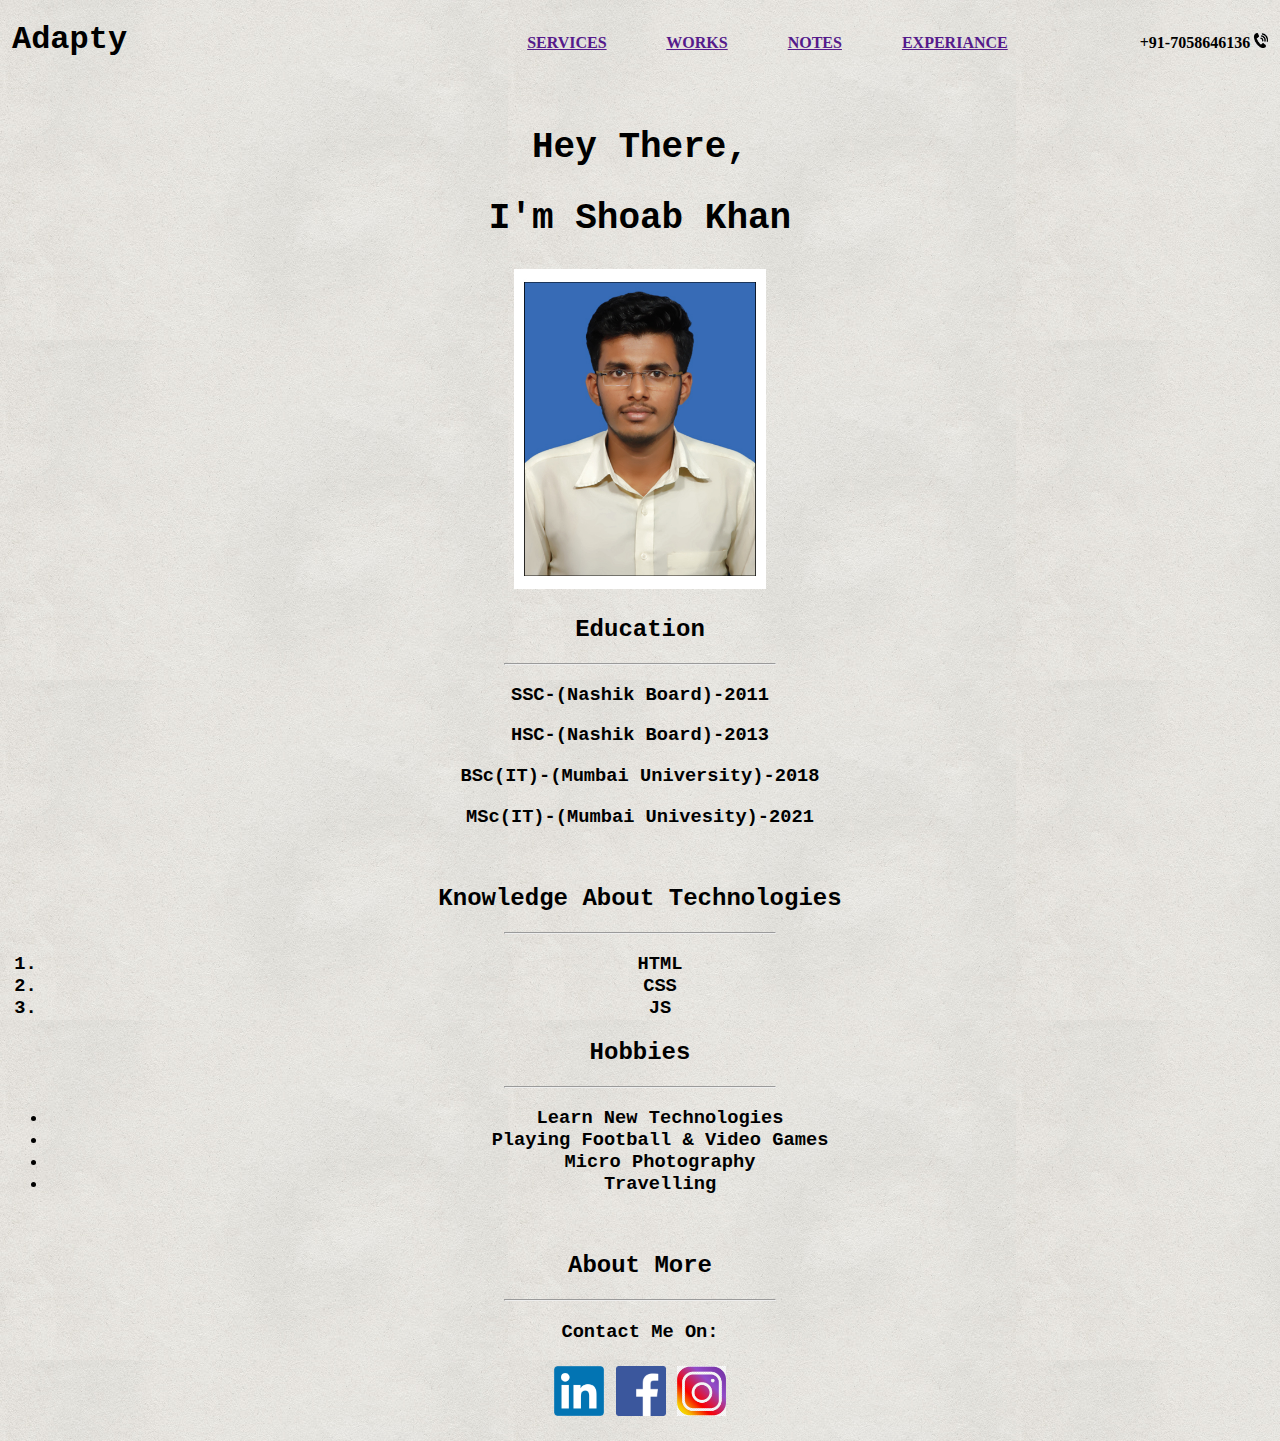
<file: Assignment-1/index.html>
<!DOCTYPE html>
<html lang="en">
<head>
    <meta charset="UTF-8">
    <meta http-equiv="X-UA-Compatible" content="IE=edge">
    <meta name="viewport" content="width=device-width, initial-scale=1.0">
    <title>Assignment</title>
</head>
<body background="bg.jpg">
    <h4 align="center">
        <font face="cizel"><font face="Courier " size="6px"> Adapty</font>&nbsp;&nbsp;&nbsp;&nbsp;&nbsp;&nbsp;&nbsp;&nbsp;&nbsp;&nbsp;&nbsp;&nbsp;&nbsp;&nbsp;&nbsp;&nbsp;&nbsp;&nbsp;&nbsp;&nbsp;&nbsp;&nbsp;&nbsp;&nbsp;&nbsp;&nbsp;&nbsp;&nbsp;&nbsp;&nbsp;&nbsp;&nbsp;&nbsp;&nbsp;&nbsp;&nbsp;&nbsp;&nbsp;&nbsp;&nbsp;&nbsp;&nbsp;&nbsp;&nbsp;&nbsp;&nbsp;&nbsp;&nbsp;&nbsp;&nbsp;&nbsp;&nbsp;&nbsp;&nbsp;&nbsp;&nbsp;&nbsp;&nbsp;&nbsp;&nbsp;&nbsp;&nbsp;&nbsp;&nbsp;&nbsp;&nbsp;&nbsp;&nbsp;&nbsp;&nbsp;&nbsp;&nbsp;&nbsp;&nbsp;&nbsp;&nbsp;&nbsp;&nbsp;&nbsp;&nbsp;&nbsp;&nbsp;&nbsp;&nbsp;&nbsp;&nbsp;&nbsp;&nbsp;&nbsp;&nbsp;&nbsp;&nbsp;&nbsp;&nbsp;&nbsp;&nbsp;&nbsp;&nbsp;&nbsp;
        <a href="">SERVICES</a>&nbsp;&nbsp;&nbsp;&nbsp;&nbsp;&nbsp;&nbsp;&nbsp;&nbsp;&nbsp;&nbsp;&nbsp;&nbsp;&nbsp;
        <a href="">WORKS</a>&nbsp;&nbsp;&nbsp;&nbsp;&nbsp;&nbsp;&nbsp;&nbsp;&nbsp;&nbsp;&nbsp;&nbsp;&nbsp;&nbsp;
        <a href="">NOTES</a>&nbsp;&nbsp;&nbsp;&nbsp;&nbsp;&nbsp;&nbsp;&nbsp;&nbsp;&nbsp;&nbsp;&nbsp;&nbsp;&nbsp;
        <a href="">EXPERIANCE</a>&nbsp;&nbsp;&nbsp;&nbsp;&nbsp;&nbsp;&nbsp;&nbsp;&nbsp;&nbsp;&nbsp;&nbsp;&nbsp;&nbsp;&nbsp;&nbsp;&nbsp;&nbsp;&nbsp;&nbsp;&nbsp;&nbsp;&nbsp;&nbsp;&nbsp;&nbsp;&nbsp;&nbsp;&nbsp;&nbsp;&nbsp;&nbsp;
        +91-7058646136 <img src="phone.jpg" height="15px">
        </font><br>
       

    </h4><br>
    <h2 align="center"> <font face="Courier"> 
        <h2>Hey There,</h2>
     <h2>I'm Shoab Khan</h2>
 
 <img src="32.jpg" alt="" height="320px">
</h2>
<h2 align="center">Education
</h2>
<hr width="270px">
<h3 align="center">SSC-(Nashik Board)-2011</h3>
<h3 align="center">HSC-(Nashik Board)-2013</h3>
<h3 align="center">BSc(IT)-(Mumbai University)-2018</h3>
<h3 align="center">MSc(IT)-(Mumbai Univesity)-2021</h3><br>
<h2 align="center">Knowledge About Technologies
</h2>
<hr width="270px">
<h3 align="center"><ol>
<li>HTML</li>
<li>CSS</li>
<li>JS</li>
</ol></h3>

<h2 align="center">Hobbies
</h2>
<hr width="270px">
<h3 align="center"><ul>
    <li>Learn New Technologies</li>
<li>Playing Football & Video Games</li>
<li>Micro Photography</li>
<li>Travelling</li>
</ul></h3><br>
<h2 align="center">About More
</h2>
<hr width="270px">
<h3 align="center">Contact Me On:<br><br>
    <img src="link.png" height="50px">&nbsp;<img src="fb.png" height="50px">&nbsp;<img src="insta.jpg" height="50px">

</font >
</body>
</html>
</file>
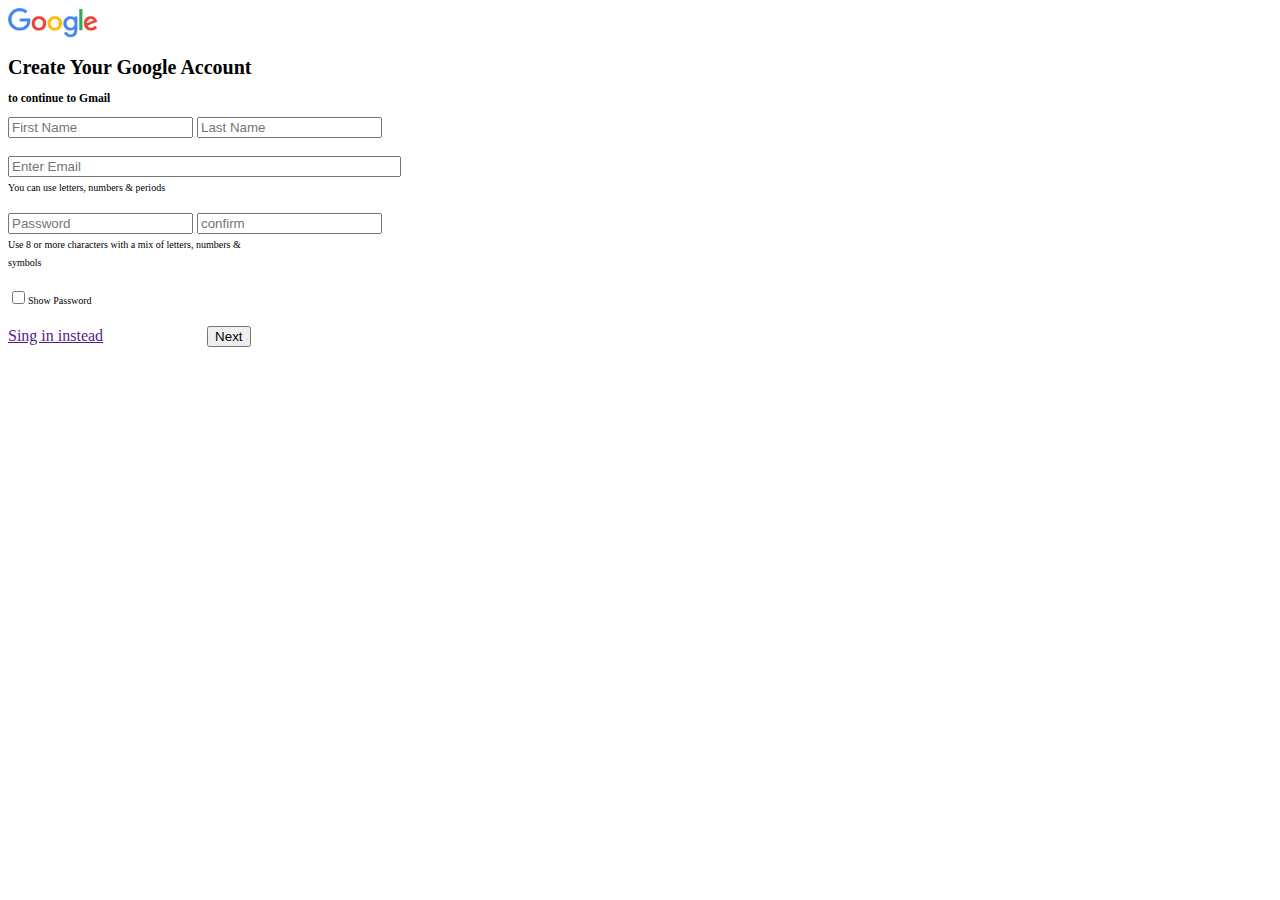
<file: Assignment-2/index.html>
<!DOCTYPE html>
<html lang="en">
<head>
    <meta charset="UTF-8">
    <meta http-equiv="X-UA-Compatible" content="IE=edge">
    <meta name="viewport" content="width=device-width, initial-scale=1.0">
    <title>Form</title>
</head>
<body>
   <img src="google.png" width="90px"> 
   <font size="1px" face="cursive"><h1>Create Your Google Account</h1>
   <h3>to continue to Gmail</h3></font>
    <form action="" method="post">
            <input type="text" name="first name" id="" placeholder="First Name" >
            <input type="text" name="Last name" id="" placeholder="Last Name" ><br><br></font>
            <input type="email" name="email" id="" placeholder="Enter Email" size="46"><br><font size="1px" face="cursive">You can use letters, numbers & periods</font><br><br>
            <input type="password" name="password" id="" placeholder="Password" min="8">
            <input type="password" name="confirm" id="" placeholder="confirm" min="8"><br>
            <font size="1px" face="cursive">Use 8 or more characters with a mix of letters, numbers & <br>symbols <br><br>
            <input type="checkbox" name="" id="">Show Password</font><br><br>
            <a href="">Sing in instead</a>&nbsp;&nbsp;&nbsp;&nbsp;&nbsp;&nbsp;&nbsp;&nbsp;&nbsp;&nbsp;&nbsp;&nbsp;&nbsp;&nbsp;&nbsp;&nbsp;&nbsp;&nbsp;&nbsp;&nbsp;&nbsp;&nbsp;&nbsp;&nbsp;&nbsp;
            <button type="submit" > Next</button>
        </font>


    </form>
</body>
</html>
</file>
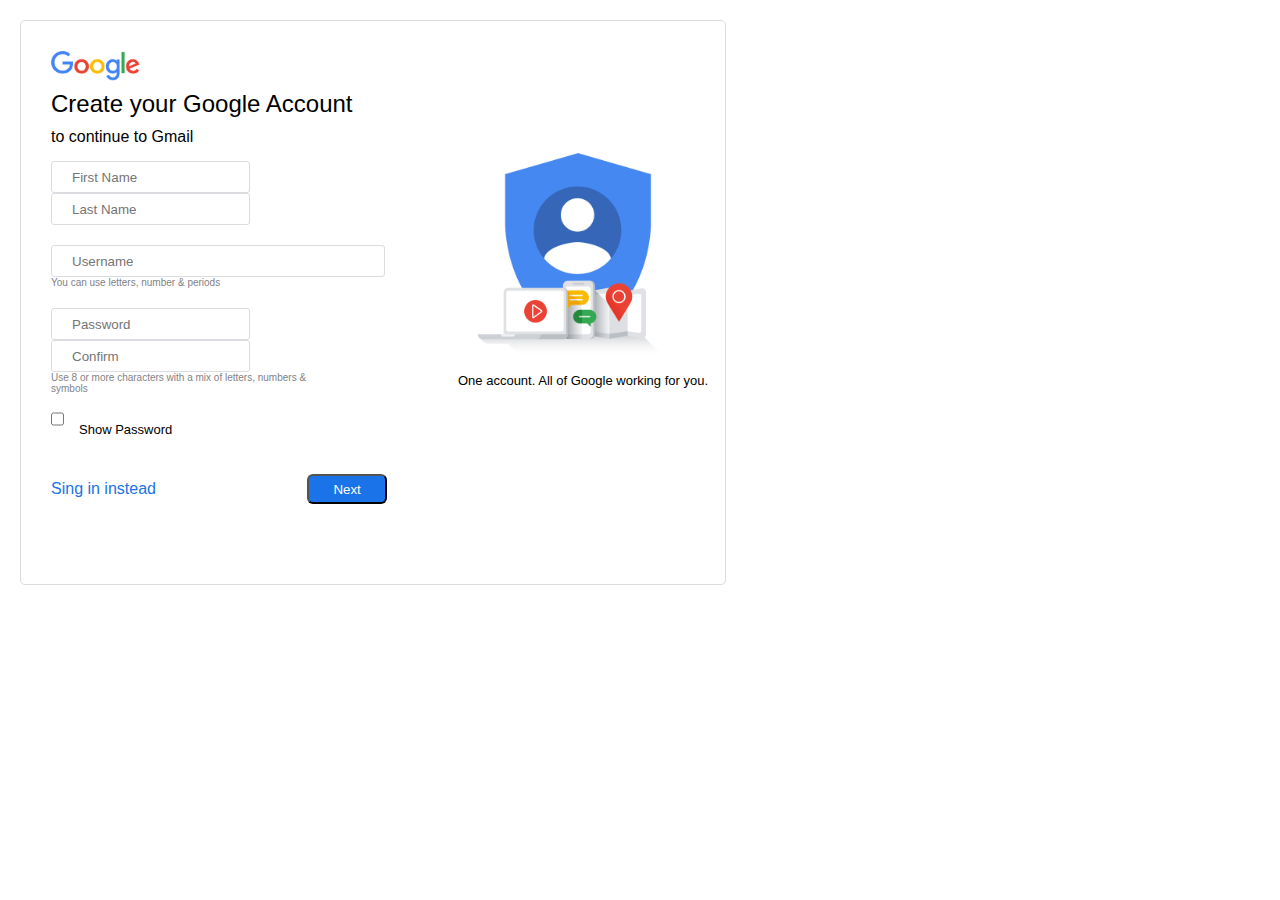
<file: Assignment-3/index.html>
<!DOCTYPE html>
<html lang="en">
<head>
    <meta charset="UTF-8">
    <meta http-equiv="X-UA-Compatible" content="IE=edge">
    <meta name="viewport" content="width=device-width, initial-scale=1.0">
    <link rel="stylesheet" href="style.css">
    <title>Document</title>
</head>
<body>
    <div class="container">
        <div class="form">
            <div class="logo">
                <img src="google.png" >
            </div>
                <div class="heading">
                    <h2>Create your Google Account</h2>
                    <h4>to continue to Gmail</h4>
                </div>
                <div class="name">
                    <input type="text" name="first-name" placeholder="First Name">
                    <input type="text" name="last-name" placeholder="Last Name ">
                </div>
                <div class="mail"><input type="email" name="mail" placeholder="Username"></div>
                <p>You can use letters, number & periods</p>
                <div class="password">
                    <input type="password" name="password" placeholder="Password">
                    <input type="password" name="confirm" placeholder="Confirm">
                </div>
                <p>Use 8 or more characters with a mix of letters, numbers & <br> symbols</p>
                <input type="checkbox" name="" id="" ><span class="checkbox">Show Password</span><br><br><br>
                <a href="">Sing in instead</a>&nbsp;&nbsp;&nbsp;&nbsp;&nbsp;&nbsp;&nbsp;&nbsp;&nbsp;&nbsp;&nbsp;&nbsp;&nbsp;&nbsp;&nbsp;&nbsp;&nbsp;&nbsp;&nbsp;&nbsp;&nbsp;&nbsp;&nbsp;&nbsp;&nbsp;&nbsp;&nbsp;&nbsp;&nbsp;&nbsp;&nbsp;&nbsp;&nbsp;
                <button>Next</button>

                  
        </div>
        <div class="side">
            <img src="side.jpg" class="side">
            <span class="end">One account. All of Google working for you.</span>
        </div>
            
        
    </div>
    
</body>
</html>
</file>
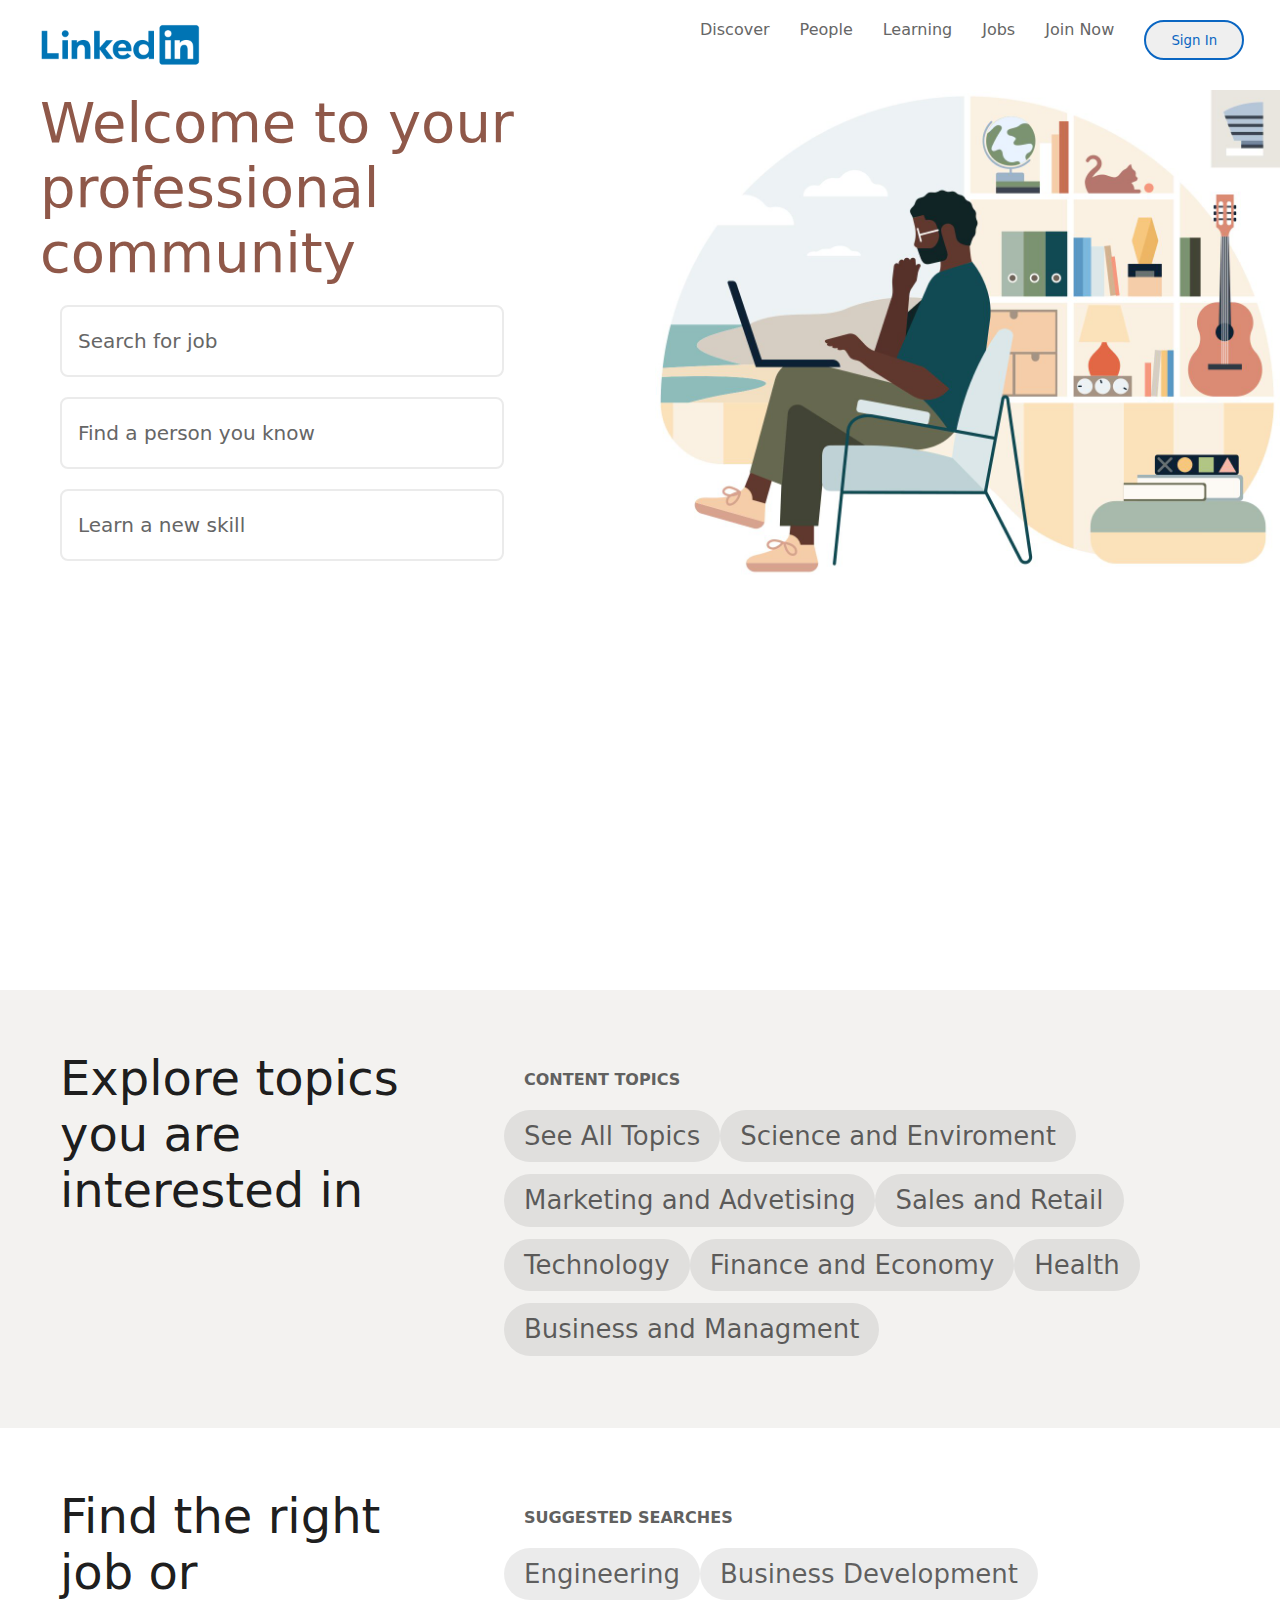
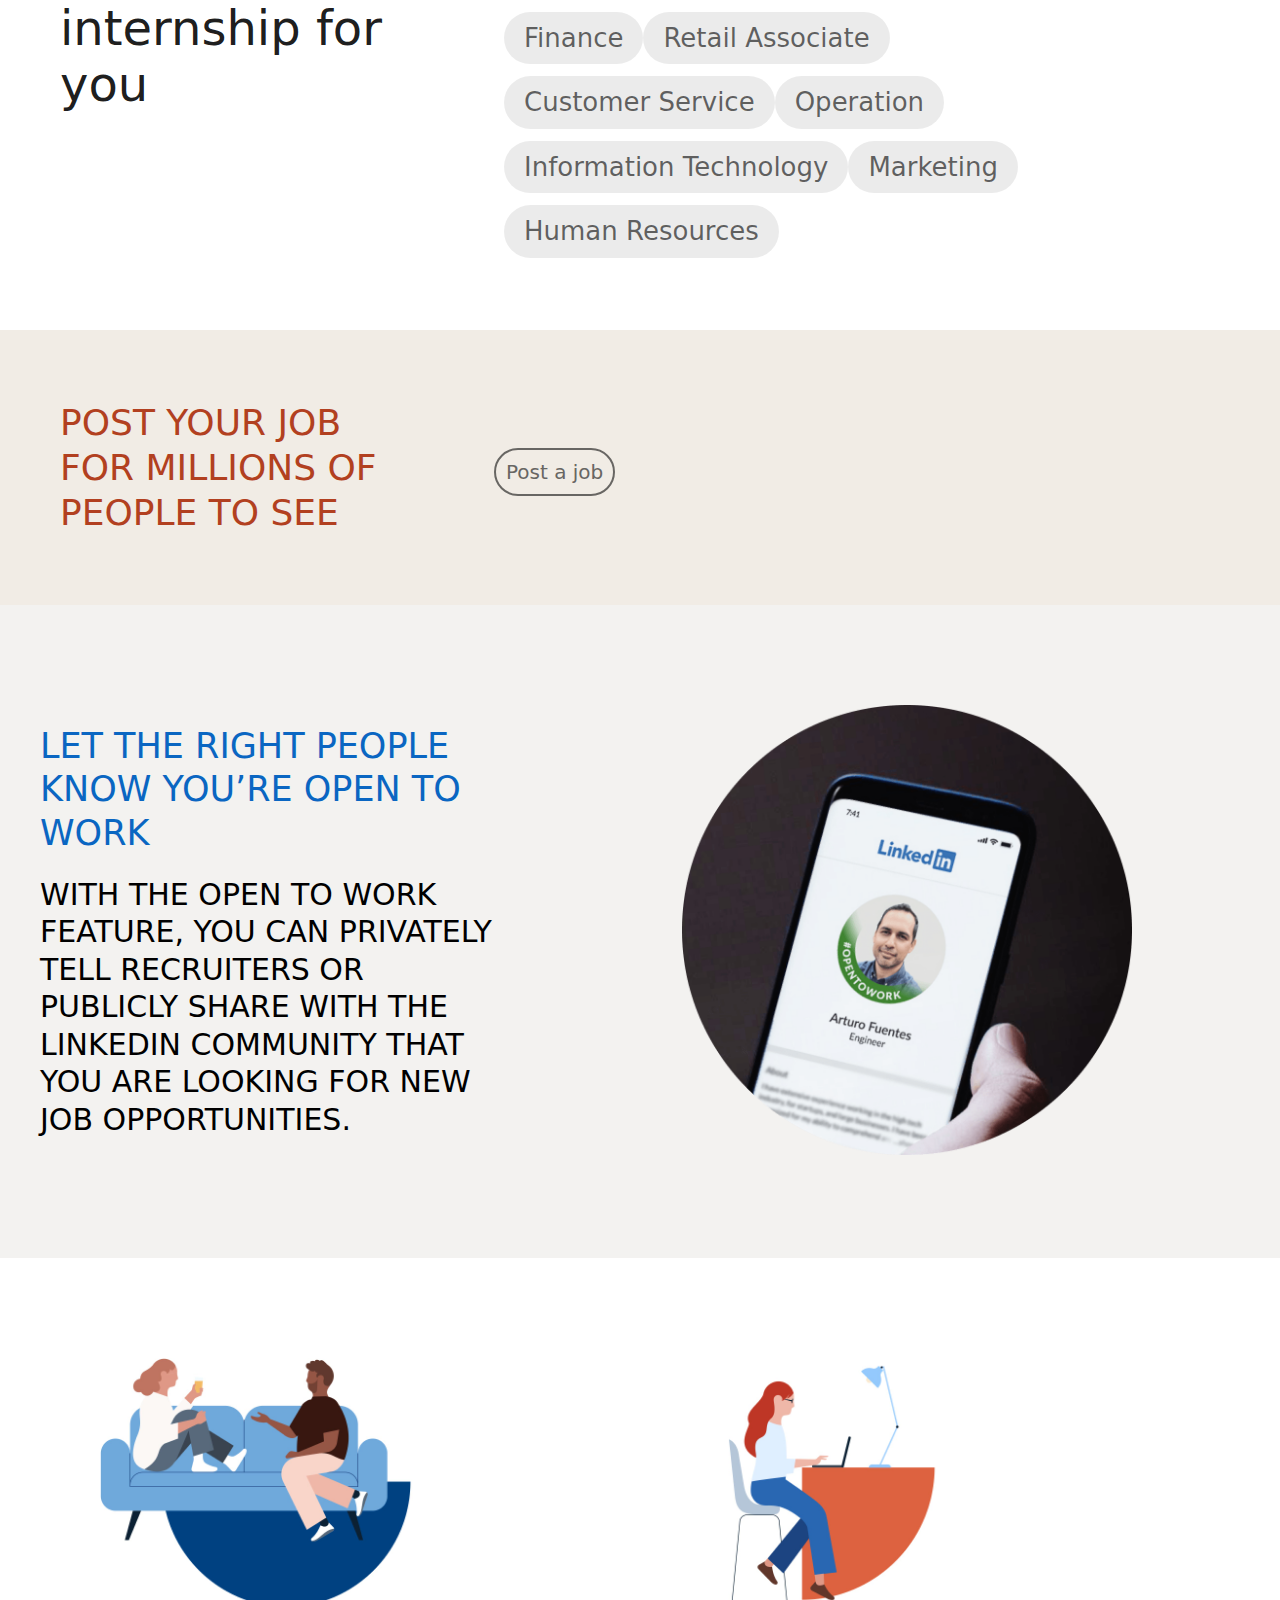
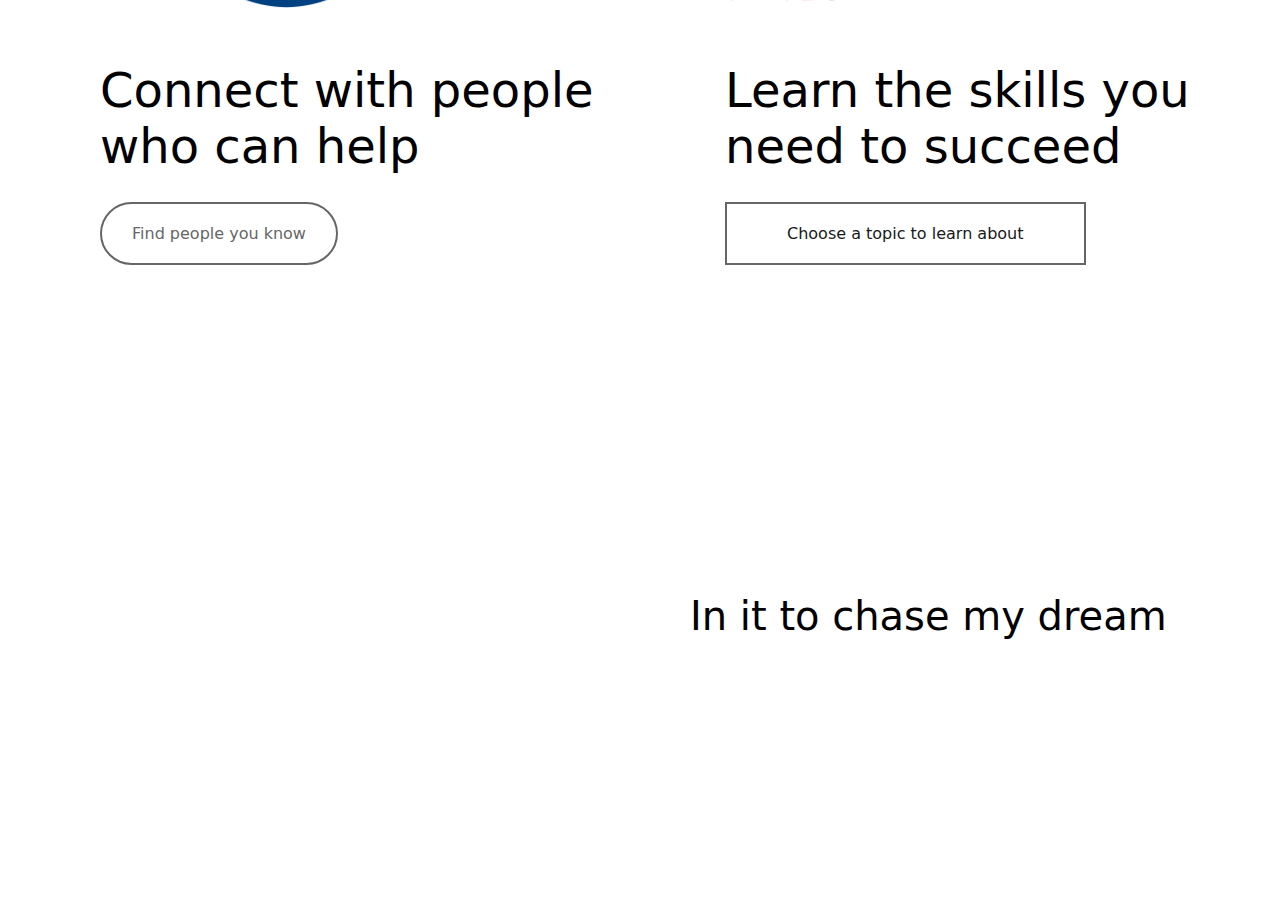
<file: Assignment-4/index.html>
<!DOCTYPE html>
<html lang="en">
<head>
    <meta charset="UTF-8">
    <meta http-equiv="X-UA-Compatible" content="IE=edge">
    <meta name="viewport" content="width=device-width, initial-scale=1.0">
    <link rel="stylesheet" href="style.css">
    <title>Linkdin</title>
</head>
<body>
    
        <nav class="top-nav">
            <img src="logo.png" class="logo">
           <ul class="top-nav-list">
               <li> 
                 <a href="#">Discover</a>
               </li>
               <li> 
                <a href="#">People</a>
              </li>
              <li> 
                <a href="#">Learning</a>
              </li>
              <li> 
                <a href ="#">Jobs</a>
              </li>
              <li> 
                <a href ="#">Join Now</a>
              </li>
              <button class="bttn"> Sign In</button>
           </ul>
           
            
        </nav>
        <div class="main">
            <div class="section-one">
                <h1 class="heading">Welcome to your professional community</h1>
                <div class="secone">
                    <a href="">Search for job</a>
                </div>
                <div class="secone">
                    <a href="">Find a person you know</a>
                </div>
                <div class="secone">
                    <a href="">Learn a new skill</a>
                </div>

            
            </div>
            <div class="section-two">
                <img src="community.jpg" class="community">
            </div>
            </div>
            <div class="middle">
             <div class="midsecone">
                <h2>Explore topics you are interested in</h2>
 
             </div>
             <div class="midsectwo">
                <h2>Content Topics</h2>
                <ul class="topic-head">
                    <li class="topic-list">
                        <a href="#" class="topics">See All Topics</a>
                    </li<li>
                        <a href="#" class="topics">Science and Enviroment</a>
                    </li>
                    <li>
                        <a href="#" class="topics">Marketing and Advetising</a>
                    </li><li>
                        <a href="#" class="topics">Sales and Retail</a>
                    </li><li>
                        <a href="#" class="topics">Technology</a>
                    </li><li>
                        <a href="#" class="topics">Finance and Economy  </a>
                    </li><li>
                        <a href="#" class="topics">Health</a>
                    </li><li>
                        <a href="#" class="topics">Business and Managment</a>
                    </li>
                    
                </ul>
             </div>
            </div>
            <div class="middle-two">
                <div class="midtwo-secone">
                   <h2>Find the right job or internship for you</h2>
    
                </div>
                <div class="midtwo-sectwo">
                   <h2>Suggested Searches</h2>
                   <ul class="topic-head">
                       <li class="topic-list">
                           <a href="#" class="topics">Engineering</a>
                       </li<li>
                           <a href="#" class="topics"> Business Development</a>
                       </li>
                       <li>
                           <a href="#" class="topics">Finance</a>
                       </li><li>
                           <a href="#" class="topics">Retail Associate</a>
                       </li><li>
                           <a href="#" class="topics">Customer Service</a>
                       </li><li>
                           <a href="#" class="topics">Operation</a>
                       </li><li>
                           <a href="#" class="topics">Information Technology</a>
                       </li>
                       <li>
                           <a href="#" class="topics">Marketing</a>
                       </li>
                       <li>
                        <a href="#" class="topics">Human Resources</a>
                    </li>
                       
                   </ul>
                </div>
               </div>
               <div class="middle-three">
                   <div class="midthree-secone">
                       <h2>
                        Post your job for millions of people to see 
                       </h2>
                     <div class="midthree-sectwo">
                         <a href="" class=>Post a job</a>
                   </div>
                </div>
                </div>
                   <div class="middle-four">
                       <div class="midfour-secone">
                        <h2>
                         Let the right people know you’re open to work
                        </h2>
                        <p>
                        <span>With the Open To Work feature, you can privately tell recruiters or publicly share with the LinkedIn community that you are looking for new job opportunities.</span>
                        </p>
                        </div>
                       <div class="midfour-sectwo">
                           <img src="people.png" alt="" srcset="">

                       </div>
                   </div>
                   <div class="middle-five">
                       <div class="midfive-secone">
                           <img src="connect.jpg" class="connect">
                           <div class="connect-people">
                               <h2>Connect with people who can help</h2>
                           </div>
                           <a href="" class="btn">Find people you know </a>

                       </div>
                       <div class="midfive-sectwo">
                           <img src="skill.jpg" class="skill">
                           <div class="connect-people">
                            <h2>Learn the skills you need to succeed </h2>
                        </div>
                         <a href="" class="btn2">Choose a topic to learn about </a>
                        
                       </div>
                       </div>
                       <div class="end">
                           <div class="end-secone">
                            <iframe width="560" height="315" src="https://www.youtube.com/embed/IlYUUN8rL_Y" title="YouTube video player" frameborder="0" allow="accelerometer; autoplay; clipboard-write; encrypted-media; gyroscope; picture-in-picture" allowfullscreen></iframe>

                           </div>
                           <div class="end-sectwo">
                               <p class="pend">In it to chase my dream </p>

                           </div>
                           </div>
                       
                        </div>
                   </div>
               </div>
               </body>
               </html>
</file>
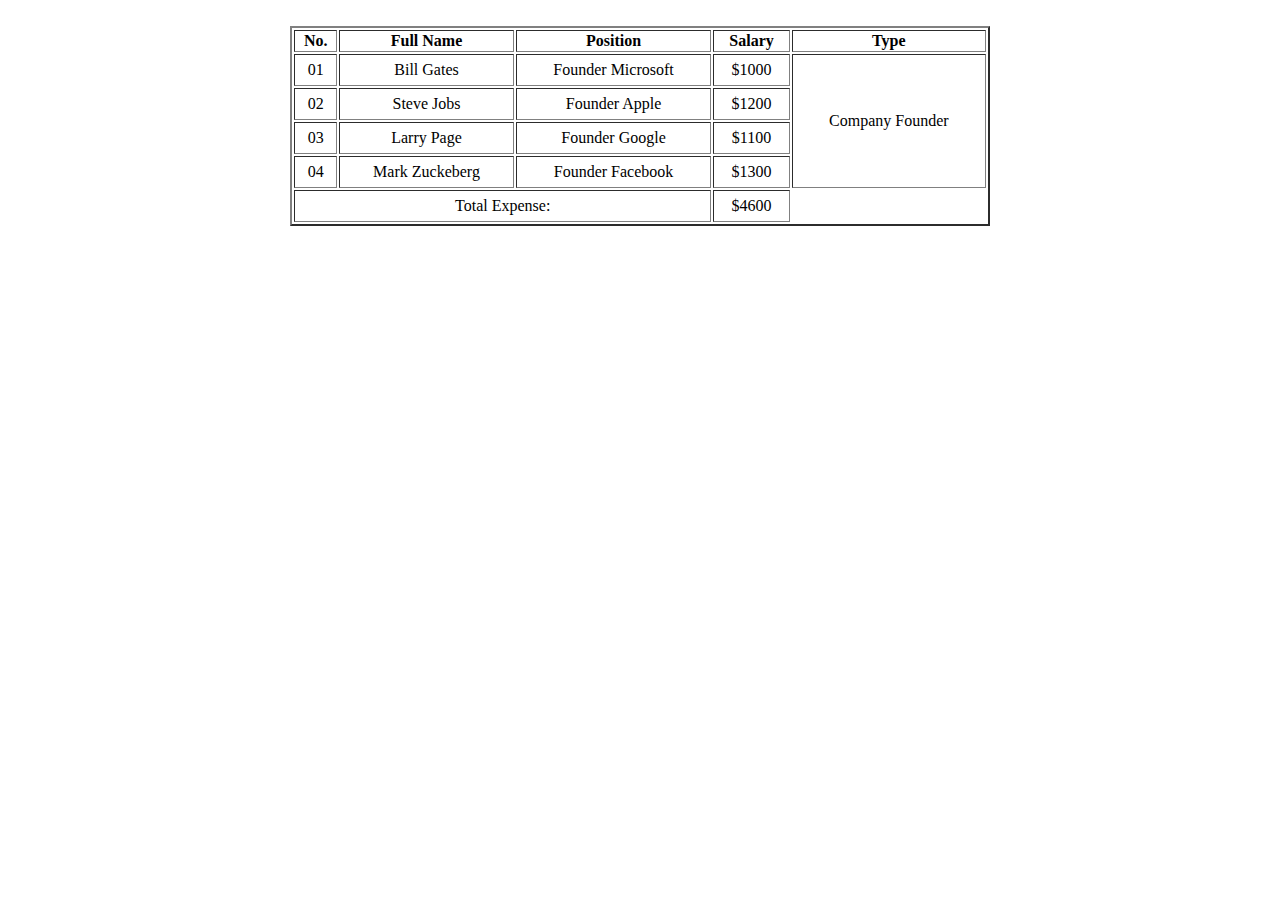
<file: Assignment-2/table.html>
<!DOCTYPE html>
<html lang="en">
<head>
    <meta charset="UTF-8">
    <meta http-equiv="X-UA-Compatible" content="IE=edge">
    <meta name="viewport" content="width=device-width, initial-scale=1.0">
    <title>Document</title>
</head>
<body>
    <Table width="700px" height="200px" border="2" align="center">
        <thead>
            <tr>
                <td align="center"><b>No.</b></td>
                <td align="center"><b>Full Name</b></td>
                <td align="center"><b>Position</b></td>
                <td align="center"><b>Salary</b></td>
                <td align="center"><b>Type</b></td>
            </tr>
            <tbody>
                <tr>
                    <td align="center">01</td>
                    <td align="center">Bill Gates</td>
                    <td align="center">Founder Microsoft</td>
                    <td align="center">$1000</td>
                    <td rowspan="4" align="center">Company Founder</td> 
                </tr>
                <tr>
                    <td align="center">02</td>
                    <td align="center">Steve Jobs</td>
                    <td align="center">Founder Apple</td>
                    <td align="center">$1200</td>
                </tr>
                <tr>
                    <td align="center">03</td>
                    <td align="center">Larry Page</td>
                    <td align="center">Founder Google</td>
                    <td align="center">$1100</td>
                </tr>
                <tr>
                    <td align="center">04</td>
                    <td align="center">Mark Zuckeberg</td>&nbsp;&nbsp;&nbsp;&nbsp;
                    <td align="center">Founder Facebook</td>
                    <td align="center">$1300</td>
                </tr>
                <tr>
                    <td colspan="3" align="center">Total Expense:</td>
                    <td align="center">$4600</td>
                </tr>
            </tbody>
        </thead>
    </Table>
</body>
</html>
</file>
<file: Assignment-3/style.css>
*{
    margin: 0px;
    padding: 0px;
    font-family: 'Segoe UI', Tahoma, Geneva, Verdana, sans-serif;
}
.container{
    width: 55%;
    border: 1px solid #dadce0;
    border-radius: 5px;
    height: 100%;
    margin: 20px 20px;
    display: flex;

}
.form{
    width: 50%;
    padding: 30px 30px;
}
img{
    height: 30px;
}
h2,h4{
    padding: 5px 0px;
    font-weight:400    
}
.name{
    padding: 10px 0px 20px 0px;
}
div .side{
    height: 250px;
    display: block;
    margin: 50px 0px 0px 10px;
}
.password{
    margin-top: 10px;
}
p{
    font-size: 10px;
    color: #7f8286;
    font-family: 'Segoe UI', Tahoma, Geneva, Verdana, sans-serif;
    padding-bottom: 10px;
}
input{
    height: 30px;
    border-radius: 3px;
    border: 1px solid #dadce0;
    padding-left: 20px;

}
.mail>input{
    width: 312px;
}
span{
    font-size: 13px;
    padding-left: 15px;
    
}
button{
    width: 80px;
    height: 30px;
    color: white;
    background-color: #1a73e8;
    border-radius: 6px;
    margin-bottom: 50px;
}
a{
    text-decoration: none;
    color: #1a73e8;
}
</file>
<file: Assignment-4/style.css>
*{
    padding: 0px;
    margin: 0px;
    font-family: -apple-system, system-ui, BlinkMacSystemFont, 'Segoe UI', Roboto, 'Helvetica Neue', 'Fira Sans', Ubuntu, Oxygen, 'Oxygen Sans', Cantarell, 'Droid Sans', 'Apple Color Emoji', 'Segoe UI Emoji', 'Segoe UI Emoji', 'Segoe UI Symbol', 'Lucida Grande', Helvetica, Arial, sans-serif;
    
}
.logo{
    height: 90px;
    margin-left: 40px;
}
.top-nav{
    display: flex;

}
.top-nav-list li{
    list-style-type: none;
    display: flex;
    margin-right: 30px;
    
}
a{
    text-decoration: none;
    color: #666666;
    
}
.bttn{
    width: 100px;
    height: 40px;
    border-radius: 50px;
    border: 2px solid #0a66c2;
    color: #0a66c2;
}
.top-nav-list{
    display: flex;
    margin-left: 500px;
    justify-content: center;
    text-align: center;
    margin-top: 20px;
}
.main{
    width: 100vw;
    height: 100vh;
}
.section-one{
    width: 50vw;
    height: 50vh;
    margin-left: 40px;
}

.section-one{
    width: 50%;
    
}
h1{
    font-family: -apple-system, system-ui, BlinkMacSystemFont, 'Segoe UI', Roboto, 'Helvetica Neue', 'Fira Sans', Ubuntu, Oxygen, 'Oxygen Sans', Cantarell, 'Droid Sans', 'Apple Color Emoji', 'Segoe UI Emoji', 'Segoe UI Emoji', 'Segoe UI Symbol', 'Lucida Grande', Helvetica, Arial, sans-serif;
font-size: 56px;
font-weight: 200;
color: #8f5849;
}
.section-two{
    width: 50%;
    display: flex;
}
.community{
    height: 500px;

}
.main{
    display: flex;
}
.secone a{
display: flex;
margin: 20px;
min-height: 36px;
width: 408px;
align-items: center;
justify-content: space-between;
padding: 16px;
font-family: -apple-system, system-ui, BlinkMacSystemFont, 'Segoe UI', Roboto, 'Helvetica Neue', 'Fira Sans', Ubuntu, Oxygen, 'Oxygen Sans', Cantarell, 'Droid Sans', 'Apple Color Emoji', 'Segoe UI Emoji', 'Segoe UI Emoji', 'Segoe UI Symbol', 'Lucida Grande', Helvetica, Arial, sans-serif;
font-size: 20px;
font-weight: 400;
line-height: 1.25;
border: 2px solid #ebebeb;
border-radius: 8px;
}
.middle{
    width: 100%;
    background-color: #f3f2f0;
    padding: 30px;
    display: flex;
}
.midsecone{
    width: 30%;
    display: flex;
    margin: 30px;
}
.midsecone h2{
    /* display: flex; */
    font-family: -apple-system, system-ui, BlinkMacSystemFont, 'Segoe UI', Roboto, 'Helvetica Neue', 'Fira Sans', Ubuntu, Oxygen, 'Oxygen Sans', Cantarell, 'Droid Sans', 'Apple Color Emoji', 'Segoe UI Emoji', 'Segoe UI Emoji', 'Segoe UI Symbol', 'Lucida Grande', Helvetica, Arial, sans-serif;
    font-size: 48px;
    font-weight: 200;
    color: rgba(0, 0, 0, 0.9);
  
}
.midsectwo{
    width: 50%;
    margin: 30px;
    /* display: flex; */
}
.midsectwo h2{
font-family: -apple-system, system-ui, BlinkMacSystemFont, 'Segoe UI', Roboto, 'Helvetica Neue', 'Fira Sans', Ubuntu, Oxygen, 'Oxygen Sans', Cantarell, 'Droid Sans', 'Apple Color Emoji', 'Segoe UI Emoji', 'Segoe UI Emoji', 'Segoe UI Symbol', 'Lucida Grande', Helvetica, Arial, sans-serif;
font-size: 16px;
font-weight: 600;
text-transform: uppercase;
line-height: 1.25;
margin: 20px;
color: #616160;

}
.topics{
    font-size: 26px;
    line-height: 1.4;
    font-weight: 200;
    color: rgba(0,0,0,0.6);
    display: -webkit-box;
    display: -ms-flexbox;
    display: flex;
    align-items: center;
    text-align: left;
    min-height: 26px;
    height: auto;
    width: auto;
    float: left;
    background-color: rgba(0,0,0,0.08);
    box-shadow: none;
    border-radius: 28px;
    padding: 8px 20px;
    margin-bottom: 12px;
    
  }
ul li{
    list-style: none;
}
.middle-two{
    width: 100%;
    background-color:white;
    padding: 30px;
    display: flex;
}
.midtwo-secone{
    width: 30%;
    display: flex;
    margin: 30px;
}
.midtwo-secone h2{
    /* display: flex; */
    font-family: -apple-system, system-ui, BlinkMacSystemFont, 'Segoe UI', Roboto, 'Helvetica Neue', 'Fira Sans', Ubuntu, Oxygen, 'Oxygen Sans', Cantarell, 'Droid Sans', 'Apple Color Emoji', 'Segoe UI Emoji', 'Segoe UI Emoji', 'Segoe UI Symbol', 'Lucida Grande', Helvetica, Arial, sans-serif;
    font-size: 48px;
    font-weight: 200;
    color: rgba(0, 0, 0, 0.9);
  
}
.midtwo-sectwo{
    width: 50%;
    margin: 30px;
    /* display: flex; */
}
.midtwo-sectwo h2{
font-family: -apple-system, system-ui, BlinkMacSystemFont, 'Segoe UI', Roboto, 'Helvetica Neue', 'Fira Sans', Ubuntu, Oxygen, 'Oxygen Sans', Cantarell, 'Droid Sans', 'Apple Color Emoji', 'Segoe UI Emoji', 'Segoe UI Emoji', 'Segoe UI Symbol', 'Lucida Grande', Helvetica, Arial, sans-serif;
font-size: 16px;
font-weight: 600;
text-transform: uppercase;
line-height: 1.25;
margin: 20px;
color: #616160;

}
.topics{
    font-size: 26px;
    line-height: 1.4;
    font-weight: 200;
    color: rgba(0,0,0,0.6);
    display: flex;
    align-items: center;
    text-align: left;
    min-height: 26px;
    height: auto;
    width: auto;
    float: left;
    background-color: rgba(0,0,0,0.08);
    box-shadow: none;
    border-radius: 28px;
    padding: 8px 20px;
    margin-bottom: 12px;
    
  }
ul li{
    list-style: none;
}
.middle-three{
    width: 100%;
    background-color: #f1ece5;
}
.midthree-secone{
/* width: 30%; */
padding: 50px 20px;
display: flex;
margin: auto 20px;

}
.midthree-secone h2{
    font-family: -apple-system, system-ui, BlinkMacSystemFont, 'Segoe UI', Roboto, 'Helvetica Neue', 'Fira Sans', Ubuntu, Oxygen, 'Oxygen Sans', Cantarell, 'Droid Sans', 'Apple Color Emoji', 'Segoe UI Emoji', 'Segoe UI Emoji', 'Segoe UI Symbol', 'Lucida Grande', Helvetica, Arial, sans-serif;
    font-size: 36px;
    font-weight: 400;
    text-transform: uppercase;
    line-height: 1.25;
    margin: 20px;
    color: #b24020;
    width: 30%;
}
.midthree-sectwo{
    width: 70%;
    margin:80px auto auto 30px ;
}
.midthree-sectwo a{
    font-size: 20px;
    border: 2px solid #686663;
    padding: 10px;
    border-radius: 25px;
    color: #686663;
    margin-left: 45px;
    
}
.middle-four{
    height: 100%;
    width: 100%;
    display: flex;
    background-color: #f3f2f0;
    
}
.midfour-secone{
    width: 50%;
    margin: 100px auto ;
}
.midfour-secone h2{
font-family: -apple-system, system-ui, BlinkMacSystemFont, 'Segoe UI', Roboto, 'Helvetica Neue', 'Fira Sans', Ubuntu, Oxygen, 'Oxygen Sans', Cantarell, 'Droid Sans', 'Apple Color Emoji', 'Segoe UI Emoji', 'Segoe UI Emoji', 'Segoe UI Symbol', 'Lucida Grande', Helvetica, Arial, sans-serif;
font-size: 35px;
font-weight: 100;
text-transform: uppercase;
line-height: 1.25;
margin: 20px;
color: #0a66c2;
margin: 20px 40px;
}
.midfour-secone span{
    ont-family: -apple-system, system-ui, BlinkMacSystemFont, 'Segoe UI', Roboto, 'Helvetica Neue', 'Fira Sans', Ubuntu, Oxygen, 'Oxygen Sans', Cantarell, 'Droid Sans', 'Apple Color Emoji', 'Segoe UI Emoji', 'Segoe UI Emoji', 'Segoe UI Symbol', 'Lucida Grande', Helvetica, Arial, sans-serif;
    font-size: 30px;
    font-weight: 100;
    text-transform: uppercase;
    line-height: 1.25;
}  


.midfour-sectwo{
    width: 70vw;
    justify-content: center;
    display: flex;
    margin: 100px auto;
}
.midfour-sectwo img{
    height: 450px;
    text-align: center;

}
.midfour-secone p{
    margin: 20px 40px;
}
.middle-five{
    width: 100%;
    display: flex;
}
.midfive-secone{
    width: 50%;
    margin: 100px 70px 100px 100px;
}
.midfive-sectwo{
    width: 50%;
    margin: 100px 0px 0px 0px;
}
.connect{
    height: 250px;
}
.skill{
    height: 250px;
}
.connect-people h2{
font-family: -apple-system, system-ui, BlinkMacSystemFont, 'Segoe UI', Roboto, 'Helvetica Neue', 'Fira Sans', Ubuntu, Oxygen, 'Oxygen Sans', Cantarell, 'Droid Sans', 'Apple Color Emoji', 'Segoe UI Emoji', 'Segoe UI Emoji', 'Segoe UI Symbol', 'Lucida Grande', Helvetica, Arial, sans-serif;
font-size: 48px;
font-weight: 200;
margin: 50px 0px;
}
.btn{
    border: 2px solid #666666;
    padding: 20px 30px;
    border-radius:50px ;
    color: #666666;
}
.btn2{
    border: 2px solid #666666;
    padding: 20px 60px;
    color: #191919;
}
.end{
    width: 100%;
    display: flex;
}
.end-secone{
width: 50%;
margin: 120px 50px;
}
.end-sectwo {
    width: 50%;
    margin : 120px 0px;

}
.pend{
    padding-top: 130px;
    font-size: 40px;
}
</file>
